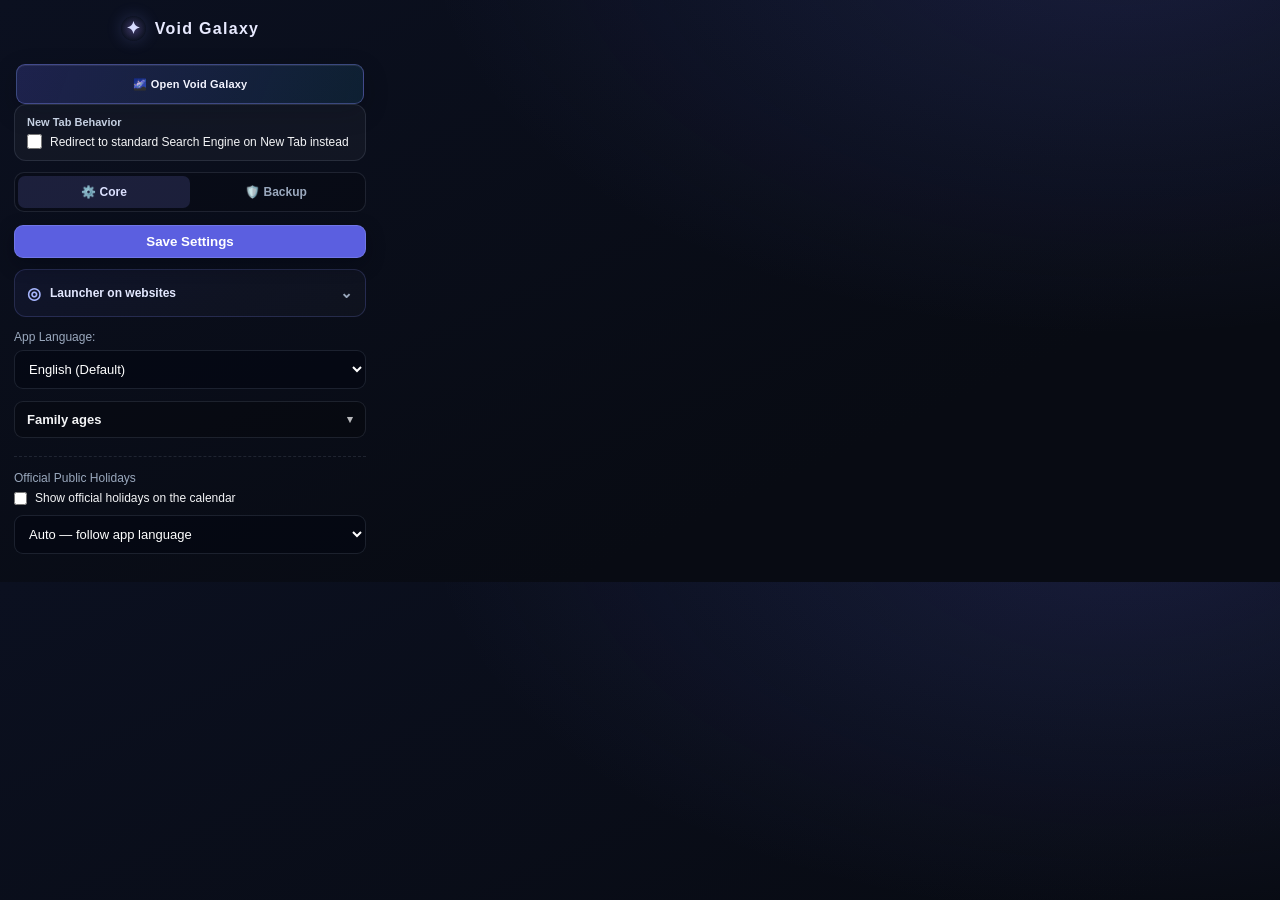
<file: popup.html>
<!DOCTYPE html>
<html lang="en">
<head>
  <meta charset="UTF-8">
  <title>Void Galaxy Settings</title>
  <style>
    :root {
      --bg: #0F0F1B;
      --surface: rgba(255, 255, 255, 0.05);
      --surface-hover: rgba(255, 255, 255, 0.1);
      --primary: #10B981;
      --primary-hover: #34D399;
      --text: #F3F4F6;
      --text-muted: #9CA3AF;
      --border: rgba(255, 255, 255, 0.1);
    }
    body {
      width: 360px;
      margin: 0;
      background: var(--bg);
      color: var(--text);
      font-family: -apple-system, BlinkMacSystemFont, "Segoe UI", Tahoma, sans-serif;
      font-size: 13px;
      direction: ltr;
    }
    body.rtl { direction: rtl; }
    * { box-sizing: border-box; }

    .header { background: rgba(0, 0, 0, 0.2); padding: 16px; text-align: center; border-bottom: 1px solid var(--border); }
    .header h2 { margin: 0; font-size: 16px; color: var(--primary-hover); letter-spacing: 1px; }

    .tabs { display: flex; border-bottom: 1px solid var(--border); }
    .tab-btn { flex: 1; padding: 12px 0; background: transparent; border: none; color: var(--text-muted); cursor: pointer; font-family: inherit; font-weight: 600; font-size: 13px; transition: 0.2s; }
    .tab-btn.active { color: var(--primary); border-bottom: 2px solid var(--primary); background: rgba(16, 185, 129, 0.05); }
    .tab-btn:hover:not(.active) { color: var(--text); background: var(--surface); }

    .tab-content { padding: 16px; display: none; }
    .tab-content.active { display: block; animation: fadeIn 0.3s ease; }
    @keyframes fadeIn { from { opacity: 0; transform: translateY(5px); } to { opacity: 1; transform: translateY(0); } }

    .form-group { margin-bottom: 14px; }
    .form-group label { display: block; margin-bottom: 6px; color: var(--text-muted); font-size: 12px; }
    input, select { width: 100%; padding: 10px; border-radius: 8px; border: 1px solid var(--border); background: rgba(0, 0, 0, 0.4); color: white; font-family: inherit; font-size: 13px; }
    input:focus, select:focus { outline: none; border-color: var(--primary); }
    body.rtl input { text-align: right; }

    .btn { width: 100%; padding: 10px; border-radius: 8px; border: none; cursor: pointer; font-weight: bold; font-family: inherit; transition: 0.2s; }
    .btn-primary { background: linear-gradient(135deg, #34D399, #059669); color: white; }
    .btn-primary:hover { filter: brightness(1.1); }
    .btn-secondary { background: var(--surface); color: white; border: 1px solid var(--border); }
    .btn-secondary:hover { background: var(--surface-hover); }

    .btn-export { background: rgba(16, 185, 129, 0.12); color: #6EE7B7; border: 1px solid rgba(16, 185, 129, 0.4); }
    .btn-export:hover { background: rgba(16, 185, 129, 0.22); }
    .btn-import { background: rgba(245, 158, 11, 0.12); color: #FCD34D; border: 1px solid rgba(245, 158, 11, 0.4); }
    .btn-import:hover { background: rgba(245, 158, 11, 0.22); }
    .btn-voidtab {
      background: rgba(156, 163, 175, 0.08);
      color: #E5E7EB;
      border: 1px solid rgba(156, 163, 175, 0.45);
      margin: 10px 16px 0;
      width: calc(100% - 32px);
      font-size: 12px;
      letter-spacing: 0.3px;
      text-shadow: 0 0 6px rgba(203, 213, 225, 0.85), 0 0 14px rgba(156, 163, 175, 0.5);
      box-shadow: 0 0 8px rgba(156, 163, 175, 0.25), inset 0 0 10px rgba(156, 163, 175, 0.06);
      transition: background 0.25s, border-color 0.25s, box-shadow 0.25s, color 0.25s;
      animation: voidtabPulse 3s ease-in-out infinite;
    }
    .btn-trio-void:hover {
      background: rgba(156, 163, 175, 0.18);
      border-color: rgba(226, 232, 240, 0.8);
      color: #F9FAFB;
      box-shadow: 0 0 16px rgba(203, 213, 225, 0.55), 0 0 30px rgba(156, 163, 175, 0.3);
      animation-play-state: paused;
    }
    @keyframes voidtabPulse {
      0%, 100% { box-shadow: 0 0 8px rgba(156, 163, 175, 0.22), inset 0 0 10px rgba(156, 163, 175, 0.06); }
      50%      { box-shadow: 0 0 15px rgba(156, 163, 175, 0.45), inset 0 0 10px rgba(156, 163, 175, 0.1); }
    }

    .btn-trio {
      flex: 1;
      padding: 8px 4px;
      font-size: 11px;
      font-weight: 600;
      letter-spacing: 0.2px;
      white-space: nowrap;
      display: flex;
      align-items: center;
      justify-content: center;
      gap: 4px;
    }
    .btn-trio-void {
      background: rgba(139, 92, 246, 0.12);
      color: #C4B5FD;
      border: 1px solid rgba(139, 92, 246, 0.4);
    }
    .btn-trio-void:hover { background: rgba(139, 92, 246, 0.22); }
    .btn-trio-home {
      background: rgba(59, 130, 246, 0.12);
      color: #93C5FD;
      border: 1px solid rgba(59, 130, 246, 0.4);
    }
    .btn-trio-home:hover { background: rgba(59, 130, 246, 0.22); }
    .btn-trio-copy {
      background: rgba(16, 185, 129, 0.12);
      color: #6EE7B7;
      border: 1px solid rgba(16, 185, 129, 0.4);
    }
    .btn-trio-copy:hover { background: rgba(16, 185, 129, 0.22); }
    .backup-hint { font-size: 11px; color: var(--text-muted); text-align: center; margin: 4px 0 12px; line-height: 1.6; }

    .backup-list { max-height: 250px; overflow-y: auto; display: flex; flex-direction: column; gap: 8px; margin-top: 12px; padding-right: 4px; }
    .backup-list::-webkit-scrollbar { width: 6px; }
    .backup-list::-webkit-scrollbar-thumb { background: var(--surface-hover); border-radius: 3px; }

    .backup-card { background: rgba(0, 0, 0, 0.3); border: 1px solid var(--border); border-radius: 8px; padding: 10px; display: flex; justify-content: space-between; align-items: center; }
    .backup-info { display: flex; flex-direction: column; gap: 4px; }
    .backup-time { font-size: 11px; font-weight: bold; color: var(--primary-hover); direction: ltr; }
    .backup-count { font-size: 10px; color: var(--text-muted); }

    .btn-restore { background: rgba(59, 130, 246, 0.2); color: #60A5FA; border: 1px solid rgba(59, 130, 246, 0.4); padding: 6px 12px; border-radius: 6px; cursor: pointer; font-size: 11px; font-weight: bold; transition: 0.2s; }
    .btn-restore:hover { background: rgba(59, 130, 246, 0.4); color: white; }

    .toast { position: fixed; bottom: 16px; left: 50%; transform: translateX(-50%) translateY(20px); background: var(--primary); color: white; padding: 8px 16px; border-radius: 20px; font-size: 12px; font-weight: bold; opacity: 0; pointer-events: none; transition: 0.3s; box-shadow: 0 4px 12px rgba(0,0,0,0.5); z-index: 9999; }
    .toast.show { opacity: 1; transform: translateX(-50%) translateY(0); }

    .contact-details { margin-top: 12px; background: rgba(0, 0, 0, 0.2); border: 1px solid var(--border); border-radius: 8px; overflow: hidden; }
    .contact-details summary { padding: 10px 12px; cursor: pointer; font-weight: 600; color: var(--text-muted); user-select: none; outline: none; font-size: 12px; }
    .contact-details summary:hover { color: var(--text); background: var(--surface); }
    .contact-content { padding: 10px 12px; border-top: 1px solid var(--border); font-size: 12px; display: flex; align-items: center; gap: 6px; background: rgba(0,0,0,0.4); }
    .contact-content a { color: var(--primary-hover); text-decoration: none; font-weight: bold; letter-spacing: 0.5px; }
    .contact-content a:hover { text-decoration: underline; color: var(--primary); }

    .quote-select-row { font-size: 16px; }
    .quote-select-row option { font-size: 13px; }
    .vault-live-hint {
      margin-top: 10px; font-size: 11px; text-align: center; min-height: 14px;
      color: var(--primary-hover); font-weight: bold; opacity: 0;
      transition: opacity 0.25s ease;
    }
    .vault-live-hint.show { opacity: 1; }

    .family-ages-section { margin-top: 4px; }
    .family-ages-collapse-btn {
      width: 100%; display: flex; align-items: center; justify-content: space-between; gap: 8px;
      padding: 10px 12px; border-radius: 8px; border: 1px solid var(--border);
      background: rgba(0,0,0,0.22); color: var(--text); font-size: 13px; font-weight: 700;
      font-family: inherit; cursor: pointer; text-align: start;
    }
    .family-ages-collapse-btn:hover { background: rgba(0,0,0,0.32); }
    .family-ages-collapse-btn[aria-expanded="true"] {
      border-color: rgba(16, 185, 129, 0.4); background: rgba(16, 185, 129, 0.08);
    }
    .family-ages-collapse-chevron { font-size: 11px; transition: transform 0.2s ease; opacity: 0.75; flex-shrink: 0; }
    .family-ages-collapse-btn[aria-expanded="true"] .family-ages-collapse-chevron { transform: rotate(180deg); }
    .family-ages-panel {
      margin-top: 8px; padding: 10px; border-radius: 8px; border: 1px solid var(--border);
      background: rgba(0,0,0,0.18); animation: familyPanelIn 0.18s ease;
    }
    @keyframes familyPanelIn {
      from { opacity: 0; transform: translateY(-4px); }
      to { opacity: 1; transform: translateY(0); }
    }
    .family-age-row {
      background: rgba(0,0,0,0.28); border: 1px solid var(--border); border-radius: 8px;
      padding: 8px; display: flex; flex-direction: column; gap: 6px;
    }
    .family-age-row.is-primary {
      border-color: rgba(16, 185, 129, 0.45); box-shadow: 0 0 0 1px rgba(16, 185, 129, 0.12);
    }
    .family-age-row-top { display: flex; gap: 6px; align-items: center; }
    .family-age-row-top input[type="text"] { flex: 1.4; min-width: 0; padding: 7px 8px; font-size: 12px; }
    .family-age-row-dates { display: flex; gap: 6px; direction: ltr; }
    .family-age-row-dates input { flex: 1; min-width: 0; padding: 7px 6px; font-size: 12px; text-align: center; }
    .family-age-row-actions { display: flex; gap: 6px; align-items: center; justify-content: space-between; }
    .family-age-primary-label { display: flex; align-items: center; gap: 6px; font-size: 11px; color: var(--text-muted); cursor: pointer; margin: 0; }
    .family-age-primary-label input { width: auto; margin: 0; }
    .family-age-del {
      background: rgba(239, 68, 68, 0.14); color: #FCA5A5;
      border: 1px solid rgba(239, 68, 68, 0.35); border-radius: 6px;
      padding: 4px 10px; font-size: 11px; font-weight: 700; cursor: pointer; font-family: inherit;
    }
    .family-age-del:hover { background: rgba(239, 68, 68, 0.28); }

    .btn-save-sticky {
      position: sticky;
      top: 0;
      z-index: 10;
      margin-bottom: 14px;
      box-shadow: 0 4px 10px rgba(0,0,0,0.35);
    }
    :root { --bg:#090d18; --surface:rgba(255,255,255,.045); --surface-hover:rgba(255,255,255,.085); --primary:#818cf8; --primary-hover:#a5b4fc; --border:rgba(148,163,184,.16); --text-muted:#9aa8bd; }
    body { width:380px; max-height:600px; overflow-y:auto; color:#edf2ff; background:radial-gradient(ellipse at 88% -12%,rgba(91,104,220,.18),transparent 44%),linear-gradient(155deg,#0b1020,#080b13 72%); scrollbar-color:rgba(148,163,184,.35) transparent; }
    body::-webkit-scrollbar { width:7px; } body::-webkit-scrollbar-thumb { background:rgba(148,163,184,.28); border-radius:8px; }
    .header { padding:16px 14px 13px; background:transparent; border-bottom:0; }
    .header h2 { display:flex; align-items:center; justify-content:center; gap:9px; color:#e8eaff; font-size:16px; letter-spacing:.08em; }
    .header h2::before { content:"✦"; display:grid; place-items:center; width:25px; height:25px; border-radius:50%; color:#d7dcff; font-size:17px; background:radial-gradient(circle,rgba(167,139,250,.32),rgba(30,41,59,.12) 70%); box-shadow:0 0 16px rgba(129,140,248,.2); }
    .btn-trio-void { margin-top:0; min-height:40px; border-radius:10px; border-color:rgba(129,140,248,.38); background:linear-gradient(110deg,rgba(99,102,241,.22),rgba(56,189,248,.1)); color:#f3f4ff; text-shadow:none; box-shadow:inset 0 1px rgba(255,255,255,.08),0 8px 24px rgba(4,7,18,.24); animation:none; }
    .btn-trio-void:hover { background:linear-gradient(110deg,rgba(99,102,241,.32),rgba(56,189,248,.16)); border-color:rgba(165,180,252,.55); box-shadow:0 8px 22px rgba(4,7,18,.3); }
    body > div[style*="margin: 0 16px 10px"] { margin:0 14px 11px !important; padding:11px 12px !important; border-color:var(--border) !important; border-radius:12px !important; background:rgba(255,255,255,.035) !important; }
    #lbl-ntp-mode { color:#c5d0e2 !important; font-size:11px !important; font-weight:700; } #useDefaultNtpCb { width:15px !important; height:15px; accent-color:#818cf8; }
    .tabs { margin:0 14px; border:1px solid var(--border); border-radius:10px; padding:3px; background:rgba(0,0,0,.16); }
    .tab-btn { padding:9px 0; border:0; border-radius:7px; font-size:12px; } .tab-btn.active { color:#dce1ff; border:0; background:rgba(129,140,248,.16); }
    .tab-content { padding:13px 14px 16px; } .btn { border-radius:9px; transition:background .16s ease,border-color .16s ease,transform .16s ease; }
    .btn:focus-visible,.tab-btn:focus-visible,summary:focus-visible,select:focus-visible { outline:2px solid #a5b4fc; outline-offset:2px; }
    .btn-save-sticky { top:0; margin:0 0 11px; padding:8px 12px; border:1px solid rgba(165,180,252,.28); background:rgba(99,102,241,.92); box-shadow:0 6px 18px rgba(3,6,18,.42); }
    .site-settings { overflow:hidden; margin-bottom:13px; border:1px solid rgba(129,140,248,.2); border-radius:12px; background:linear-gradient(145deg,rgba(99,102,241,.07),rgba(255,255,255,.025)); }
    .site-settings > summary { min-height:46px; padding:11px 12px; display:flex; align-items:center; gap:9px; list-style:none; cursor:pointer; color:#e3e8ff; font-size:12px; font-weight:700; }
    .site-settings > summary::-webkit-details-marker { display:none; } .site-settings > summary:hover { background:rgba(255,255,255,.035); }
    .site-settings-icon { color:#a5b4fc; font-size:16px; } .summary-chevron { margin-inline-start:auto; color:#9aa8bd; font-size:15px; transition:transform .18s ease; }
    .site-settings[open] .summary-chevron { transform:rotate(180deg); } .site-settings-body { padding:0 11px 11px; border-top:1px solid rgba(148,163,184,.1); }
    .site-setting-group { margin-top:10px !important; padding:10px !important; border:1px solid rgba(148,163,184,.12) !important; border-radius:10px !important; background:rgba(3,7,18,.28) !important; }
    .site-mode-label,.orb-setting > label { display:block; margin-bottom:7px; color:#c5d0e2; font-size:11px; font-weight:700; }
    .site-setting-group select { padding:9px 10px; border-radius:8px; background:#111827; } #launcherModeHint { margin-top:7px; color:var(--text-muted); font-size:11px; line-height:1.5; }
    #launcherSiteRow { margin-top:10px !important; padding-top:9px; border-top:1px solid var(--border) !important; }
    #launcherSiteState,#musicOrbSiteState { margin-bottom:8px; color:#d8e0ef; font-size:11px; line-height:1.45; }
    #launcherSiteToggle,.orb-setting .btn { min-height:34px; padding:7px 9px; font-size:11px; } .orb-setting > div[style*="display:flex"] { display:flex; gap:7px !important; } .orb-setting .btn { flex:1; }
    #launcherControls { margin-top:10px; } .form-group { margin-bottom:12px; } input,select { border-radius:9px; background:rgba(3,7,18,.55); }
    .family-ages-collapse-btn { border-radius:9px; } .backup-list,.backup-card,.contact-details { border-radius:10px; } .btn-export,.btn-import { min-height:39px; }
    @media (prefers-reduced-motion:reduce) { *,*::before,*::after { animation-duration:.01ms !important; transition-duration:.01ms !important; } }
  </style>
</head>
<body>

  <div class="header">
    <h2>Void Galaxy</h2>
  </div>

  <div style="margin: 10px 16px 0;">
    <button id="createVoidTabBtn" class="btn btn-trio btn-trio-void" title="Open Void Galaxy">🌌 <span id="lbl-create-void-tab">Open Void Galaxy</span></button>
  </div>

  <div style="margin: 0 16px 10px; padding: 10px 12px; background: rgba(0,0,0,0.2); border: 1px solid var(--border); border-radius: 8px;">
    <label id="lbl-ntp-mode" style="display:block; margin-bottom:6px; font-size:12px; color: var(--text-muted);">New Tab Behavior</label>
    <label style="display:flex; align-items:center; gap:8px; cursor:pointer; font-size:12px; color: var(--text);">
      <input type="checkbox" id="useDefaultNtpCb" style="width:auto; margin:0;">
      <span id="lbl-use-default-ntp">Redirect to standard Search Engine on New Tab instead</span>
    </label>
  </div>

  <div class="tabs">
    <button class="tab-btn active" data-target="core" id="tab-core">⚙️ Core</button>
    <button class="tab-btn" data-target="backup" id="tab-backup">🛡️ Backup</button>
  </div>

  <div id="core" class="tab-content active">

    <button id="saveSettingsBtn" class="btn btn-primary btn-save-sticky">Save Settings</button>

    <details class="site-settings">
      <summary>
        <span class="site-settings-icon" aria-hidden="true">◎</span>
        <span id="lbl-launcher-mode">Launcher on websites</span>
        <span class="summary-chevron" aria-hidden="true">⌄</span>
      </summary>
      <div class="site-settings-body">
    <div id="launcherControls" style="display: none; gap: 8px; margin-bottom: 10px;">
      <button id="showOnPageBtn" class="btn btn-secondary" style="flex: 1; border-color: rgba(52, 211, 153, 0.4); color: #A7F3D0;">Show (Reset)</button>
      <button id="hideOnPageBtn" class="btn btn-secondary" style="flex: 1; border-color: rgba(239, 68, 68, 0.4); color: #FCA5A5;">Hide</button>
    </div>

    <div id="launcherModeBox" class="site-setting-group">
      
      <select id="launcherModeSelect" aria-labelledby="lbl-launcher-mode" disabled>
        <option value="off">Hidden on all sites (default)</option>
        <option value="all">Show on all sites</option>
        <option value="selected">Show only on chosen sites</option>
      </select>
      <div id="launcherModeHint" aria-live="polite" style="font-size:11px; color: var(--text-muted); margin-top:6px; line-height:1.5;"></div>
      <div id="launcherSiteRow" style="display:none; margin-top:10px; padding-top:10px; border-top: 1px solid var(--border);">
        <div id="launcherSiteState" aria-live="polite" style="font-size:12px; color: var(--text); margin-bottom:8px;">…</div>
        <button id="launcherSiteToggle" type="button" class="btn btn-secondary" style="width:100%;" disabled>Show on this site</button>
      </div>
    </div>

    <div class="site-setting-group orb-setting">
      <label id="lbl-music-orb-site" style="display:block; margin-bottom:4px; font-size:12px; color: var(--text-muted);">Music Orb on this site</label>
      <div id="musicOrbSiteState" aria-live="polite" style="font-size:12px; color: var(--text); margin-bottom:8px;">…</div>
      <div style="display:flex; gap:8px;">
        <button id="musicOrbSiteShow" type="button" class="btn btn-secondary" style="flex:1; border-color: rgba(52, 211, 153, 0.4); color: #A7F3D0;" disabled>Show orb</button>
        <button id="musicOrbSiteHide" type="button" class="btn btn-secondary" style="flex:1; border-color: rgba(239, 68, 68, 0.4); color: #FCA5A5;" disabled>Hide orb</button>
      </div>
    </div>
      </div>
    </details>

    <div class="form-group">
      <label id="lbl-language">App Language:</label>
      <select id="appLanguage">
        <option value="en">English (Default)</option>
        <option value="fa">فارسی (Persian)</option>
        <option value="ar">العربية (Arabic)</option>
        <option value="es">Español (Spanish)</option>
        <option value="de">Deutsch (German)</option>
        <option value="fr">Français (French)</option>
        <option value="ja">日本語 (Japanese)</option>
        <option value="ru">Русский (Russian)</option>
        <option value="tr">Türkçe (Turkish)</option>
        <option value="zh-Hans">简体中文 (Chinese Simplified)</option>
        <option value="zh-Hant">繁體中文 (Chinese Traditional)</option>
        <option value="pt-BR">Português (Brasil)</option>
      </select>
    </div>

    <div class="form-group family-ages-section">
      <button type="button" id="family-ages-collapse-btn" class="family-ages-collapse-btn" aria-expanded="false">
        <span id="lbl-birth">Family ages</span>
        <span class="family-ages-collapse-chevron" aria-hidden="true">▾</span>
      </button>
      <div id="family-ages-panel" class="family-ages-panel" hidden>
        <div id="birth-date-hint" style="font-size:11px; color: var(--text-muted); margin-bottom:8px; line-height:1.5;"></div>
        <div id="family-ages-list" style="display:flex; flex-direction:column; gap:8px;"></div>
        <button type="button" id="family-age-add-btn" class="btn btn-secondary" style="margin-top:8px; width:100%; font-size:12px;">+ Add person</button>
        <div id="family-ages-autosave-hint" style="font-size:10px; color: var(--text-muted); margin-top:6px; opacity:0.85;"></div>
      </div>
      <input type="hidden" id="userBirthYear" value="">
    </div>

    <div class="form-group" style="margin-top: 18px; padding-top: 14px; border-top: 1px dashed var(--border);">
      <label id="lbl-holidays-title">Official Public Holidays</label>
      <label style="display:flex; align-items:center; gap:8px; margin: 6px 0 10px; cursor:pointer; font-size:12px; color: var(--text);">
        <input type="checkbox" id="holidaysEnabledCb" style="width:auto; margin:0;">
        <span id="lbl-holidays-enable">Show official holidays on the calendar</span>
      </label>
      <select id="holidayRegionSelect">
        <option value="auto" id="opt-holiday-auto">Auto — follow app language</option>
        <option value="IR" id="opt-holiday-ir">Iran (offline, curated list)</option>
        <option value="custom" id="opt-holiday-custom">Other country (enter code)</option>
      </select>
      <input type="text" id="holidayCustomCountry" maxlength="2" placeholder="e.g. US, DE, GB" style="margin-top:8px; display:none; text-transform:uppercase;">
      <div id="holiday-region-hint" style="font-size:11px; color: var(--text-muted); margin-top:6px; line-height:1.6;"></div>
    </div>

  </div>

  <div id="backup" class="tab-content">
    <div style="display: flex; gap: 8px; margin-bottom: 8px; flex-direction: column;">
      <button id="exportJsonBtn" class="btn btn-export" style="flex: 1;">📤 Export Backup (JSON)</button>
      <button id="importJsonBtn" class="btn btn-import" style="flex: 1;">📥 Import Backup (Restore)</button>
      <input type="file" id="fileInput" accept=".json" hidden>
    </div>
    <div class="backup-hint" id="backup-hint">🟢 Export saves everything — bookmarks, todos, calendar events &amp; marks, settings, notepad, frequent links &nbsp;·&nbsp; 🟠 Import restores it all from a file</div>

    <!-- Iran calendar occasions — visible only when app language is Persian (fa) -->
    <div id="iran-holidays-section" style="display:none; margin-top: 16px; padding-top: 14px; border-top: 1px dashed var(--border);">
      <div style="font-size: 12px; font-weight: 600; margin-bottom: 6px;" id="lbl-iran-holidays-title">🇮🇷 مناسبت‌های تقویم ایران</div>
      <div class="backup-hint" id="iran-holidays-hint" style="margin-top:0; margin-bottom:10px;">
        فایل JSON را <b>ذخیره</b> کنید، در صورت نیاز ویرایش کنید، سپس با <b>بارگذاری</b> جایگزین کنید.
        دکمهٔ «حذف تغییرات» فقط وقتی فعال است که قبلاً فایلی بارگذاری کرده باشید.
      </div>
      <div style="display: flex; gap: 8px; flex-direction: column;">
        <button type="button" id="exportIranHolidaysBtn" class="btn btn-export" style="flex: 1;">💾 ذخیرهٔ فایل مناسبت‌ها (JSON)</button>
        <button type="button" id="importIranHolidaysBtn" class="btn btn-import" style="flex: 1;">📂 بارگذاری فایل مناسبت‌ها</button>
        <button type="button" id="resetIranHolidaysBtn" class="btn" style="flex: 1; background: rgba(148,163,184,0.12); color: #94a3b8; border: 1px solid rgba(148,163,184,0.35); opacity: 0.55;" disabled title="فقط پس از بارگذاری یک فایل سفارشی فعال می‌شود">🗑️ حذف تغییرات (بازگشت به فهرست اصلی)</button>
        <input type="file" id="iranHolidaysFileInput" accept=".json,application/json" hidden>
      </div>
      <div id="iran-holidays-status" style="font-size: 11px; color: var(--text-muted); margin-top: 8px; line-height: 1.5;"></div>
    </div>

    <!-- بخش Contact Us (انتقال یافته به Backup) -->
    <div style="margin-top: 16px; padding-top: 16px; border-top: 1px dashed var(--border);">
      <details class="contact-details">
        <summary id="lbl-contact-title">✉︎ Contact Us</summary>
        <div class="contact-content">
          <span id="lbl-contact-email">Email:</span>
          <a href="mailto:minoodar@gmail.com" dir="ltr">minoodar@gmail.com</a>
        </div>
      </details>
    </div>
  </div>

  <div id="toast" class="toast">Saved!</div>

  <script src="popup.js"></script>
</body>
</html>
</file>
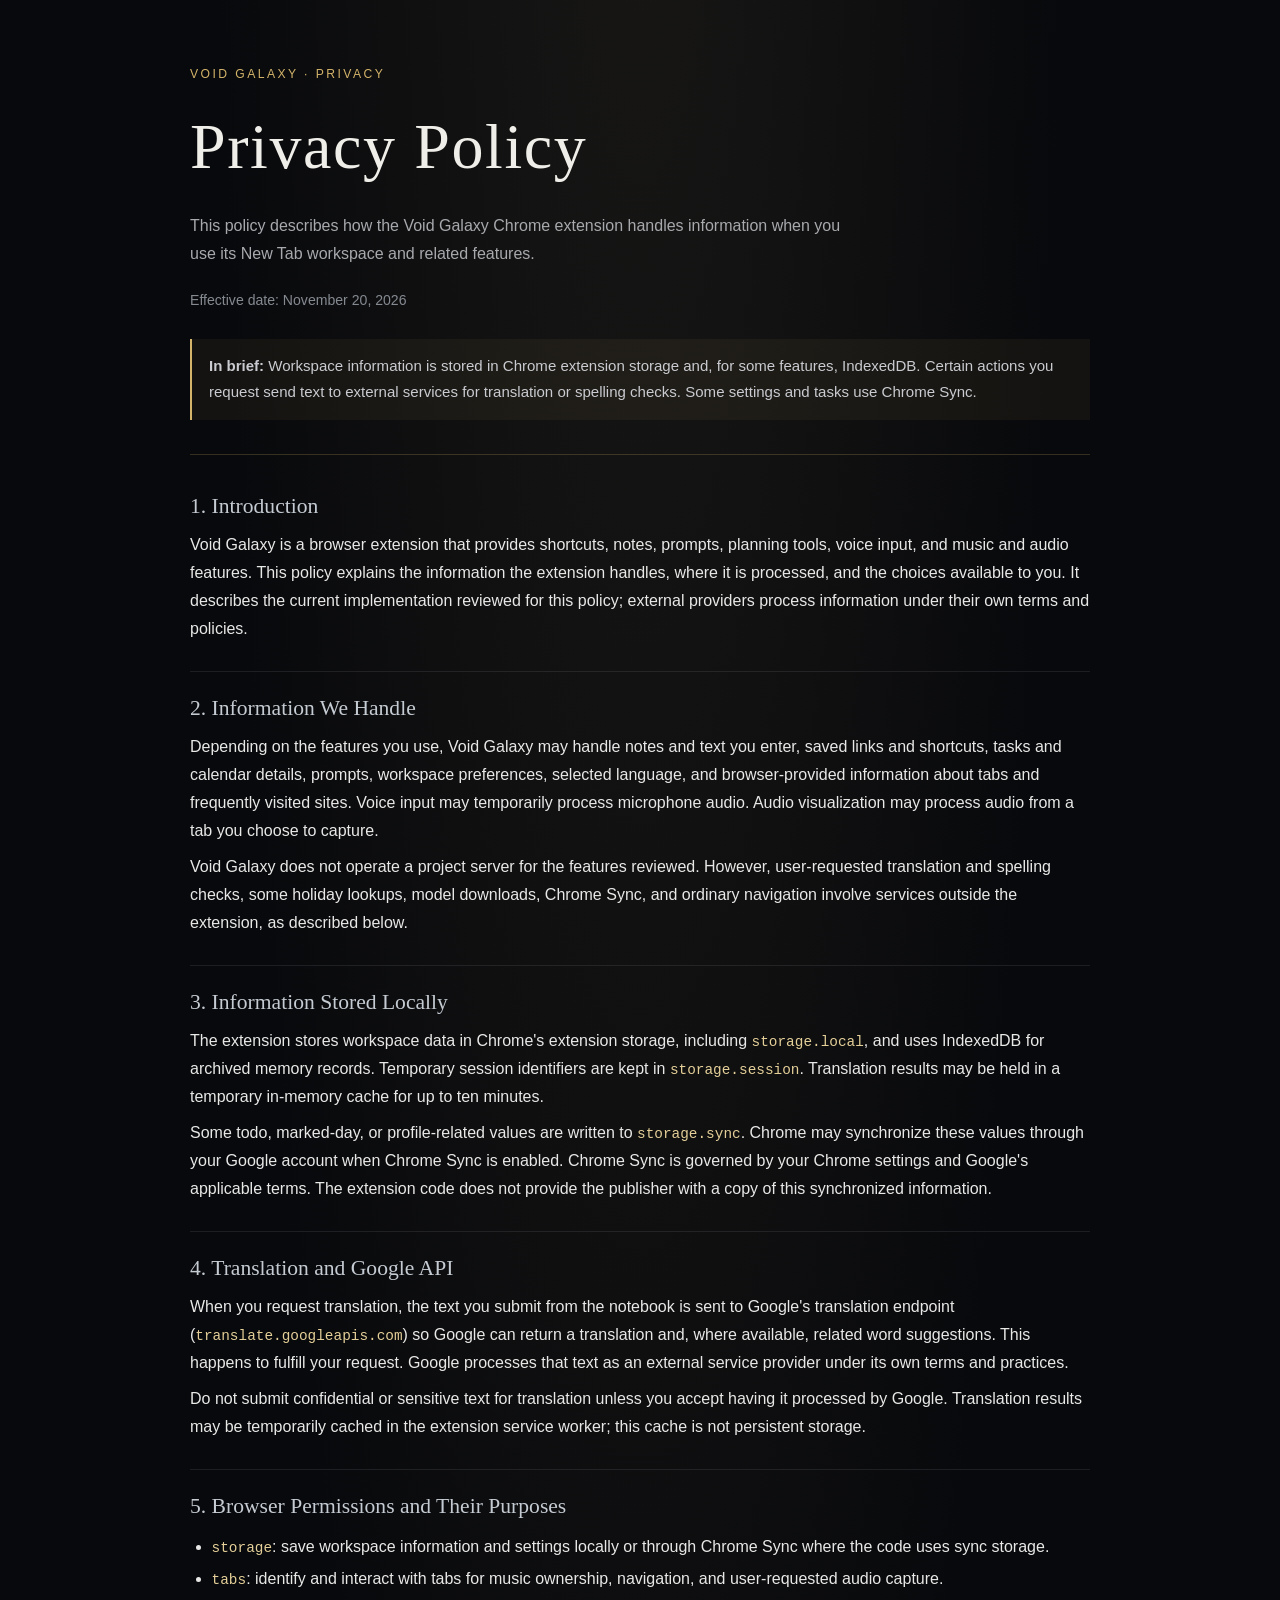
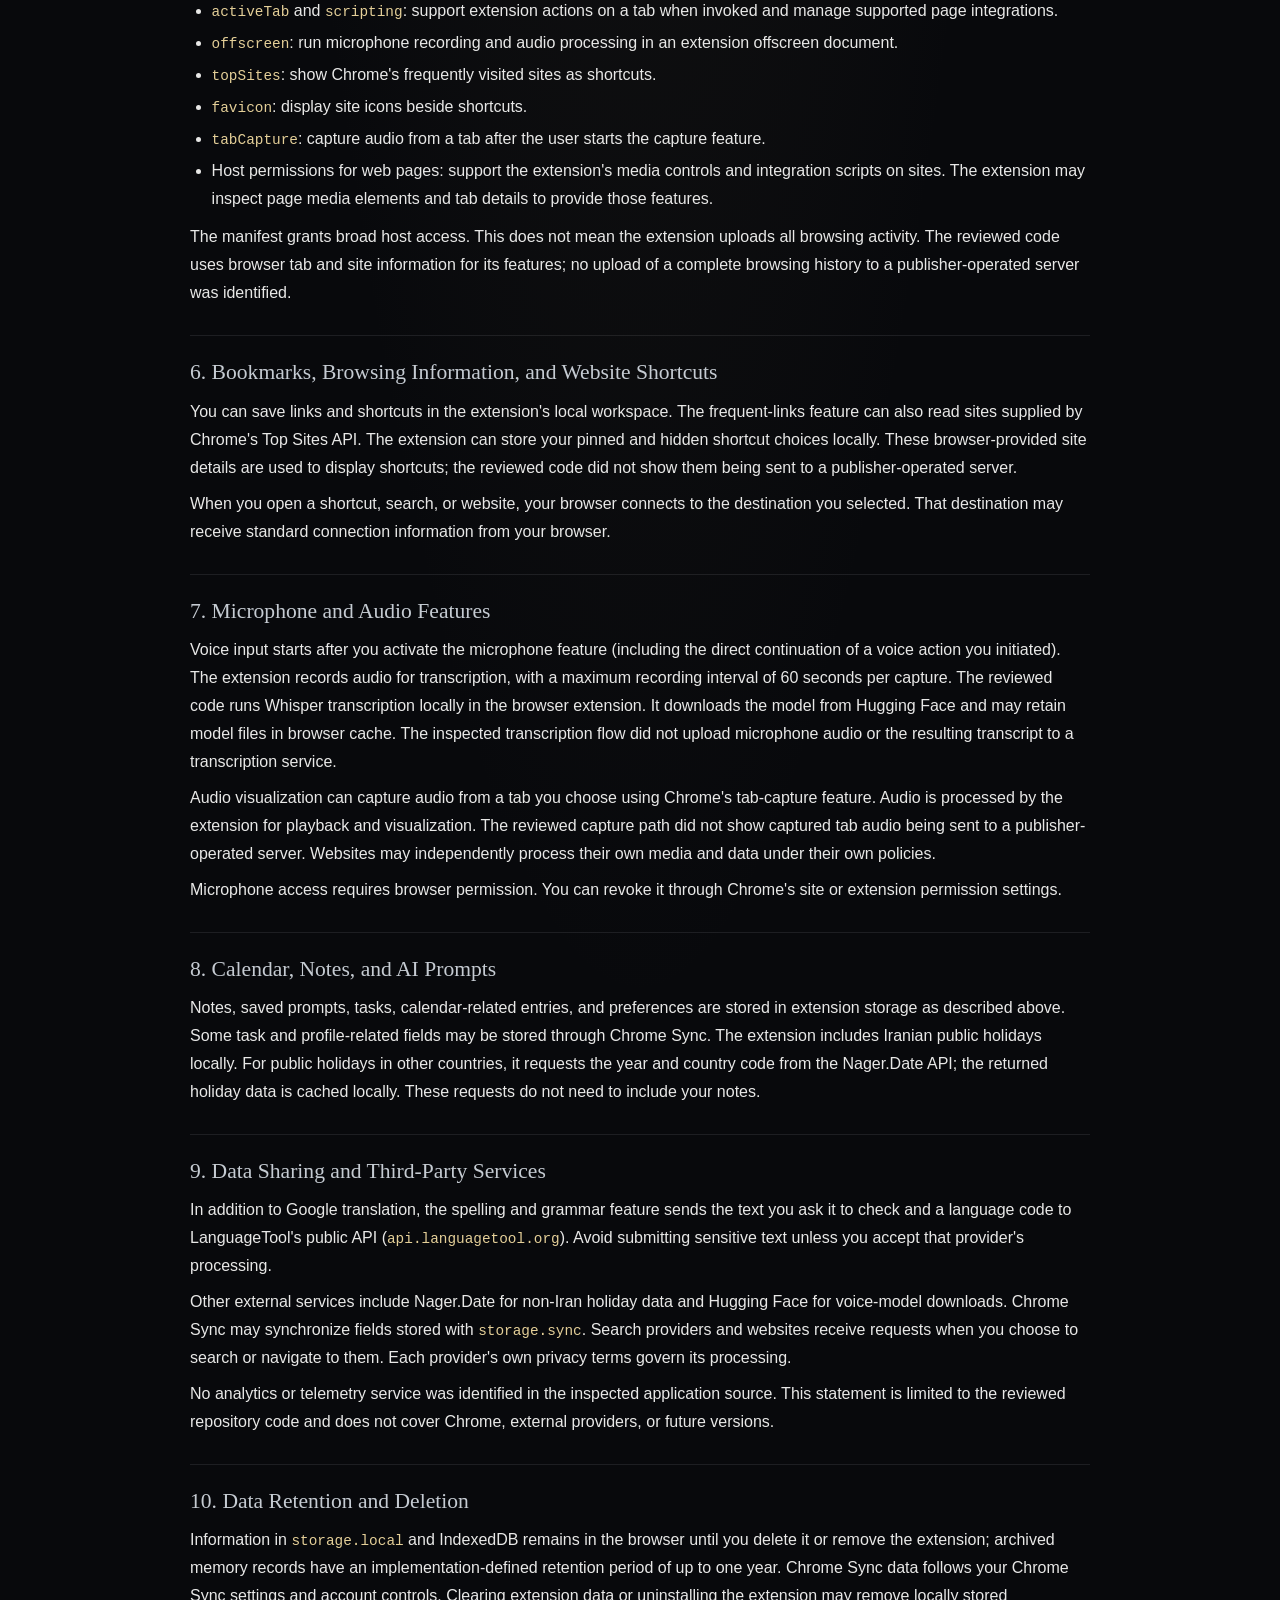
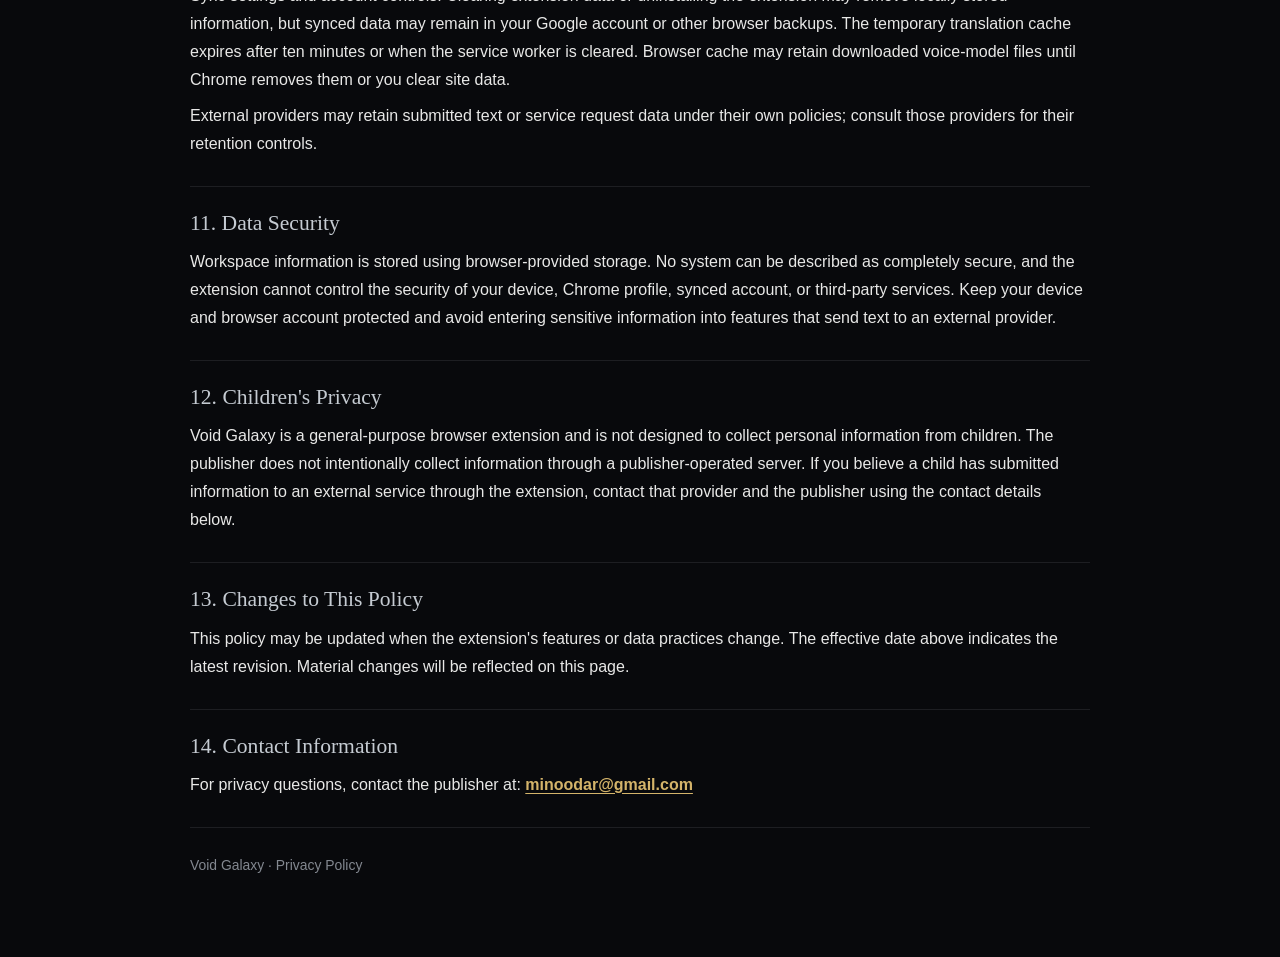
<file: privacy-policy.html>
<!doctype html>
<html lang="en">
<head>
  <meta charset="utf-8">
  <meta name="viewport" content="width=device-width, initial-scale=1">
  <meta name="color-scheme" content="dark">
  <meta name="theme-color" content="#08090c">
  <meta name="description" content="Privacy Policy for the Void Galaxy Chrome extension.">
  <title>Privacy Policy — Void Galaxy</title>
  <style>
    :root { color-scheme: dark; --bg:#08090c; --panel:#101216; --text:#e8e8e7; --muted:#a7a9ad; --gold:#d4b46a; --silver:#c5cbd2; --line:rgba(212,180,106,.22); }
    * { box-sizing:border-box; }
    html { scroll-behavior:smooth; }
    body { margin:0; background:radial-gradient(ellipse at 50% -15%,rgba(101,90,67,.19),transparent 48%),var(--bg); color:var(--text); font:16px/1.75 "Segoe UI",Arial,sans-serif; }
    a { color:var(--gold); text-underline-offset:3px; }
    a:hover { color:#f0d894; }
    a:focus-visible { outline:2px solid var(--gold); outline-offset:4px; border-radius:2px; }
    .shell { width:min(100% - 36px,900px); margin:0 auto; padding:64px 0 80px; }
    header { padding:0 0 34px; border-bottom:1px solid var(--line); }
    .eyebrow { color:var(--gold); font-size:.76rem; letter-spacing:.2em; text-transform:uppercase; }
    h1 { margin:.35rem 0 .6rem; font-family:Georgia,"Times New Roman",serif; font-weight:400; font-size:clamp(2.4rem,7vw,4rem); letter-spacing:.025em; color:#f0eee8; }
    .intro { color:var(--muted); max-width:680px; margin:0; }
    .updated { color:#858a91; font-size:.88rem; margin-top:1.25rem; }
    .notice { margin:26px 0 0; padding:14px 17px; border-left:2px solid var(--gold); background:rgba(212,180,106,.06); color:#c9cbd0; font-size:.94rem; }
    main { padding-top:15px; }
    section { padding:22px 0 20px; border-bottom:1px solid rgba(197,203,210,.11); }
    h2 { margin:0 0 10px; color:var(--silver); font:400 1.35rem/1.35 Georgia,"Times New Roman",serif; }
    p { margin:8px 0; }
    ul { margin:8px 0; padding-left:1.35rem; }
    li { padding:2px 0; }
    code { color:#e4cf98; font: .9em ui-monospace,Consolas,monospace; overflow-wrap:anywhere; }
    .muted { color:var(--muted); }
    .contact { color:var(--gold); font-weight:600; }
    footer { padding-top:25px; color:#838890; font-size:.87rem; }
    @media (max-width:600px) { .shell { width:min(100% - 28px,900px); padding:42px 0 56px; } body { font-size:15px; } section { padding:19px 0; } }
    @media (prefers-reduced-motion:reduce) { html { scroll-behavior:auto; } }
  </style>
</head>
<body>
  <div class="shell">
    <header>
      <div class="eyebrow">Void Galaxy · Privacy</div>
      <h1>Privacy Policy</h1>
      <p class="intro">This policy describes how the Void Galaxy Chrome extension handles information when you use its New Tab workspace and related features.</p>
      <p class="updated">Effective date: November 20, 2026</p>
      <p class="notice"><strong>In brief:</strong> Workspace information is stored in Chrome extension storage and, for some features, IndexedDB. Certain actions you request send text to external services for translation or spelling checks. Some settings and tasks use Chrome Sync.</p>
    </header>
    <main>
      <section><h2>1. Introduction</h2><p>Void Galaxy is a browser extension that provides shortcuts, notes, prompts, planning tools, voice input, and music and audio features. This policy explains the information the extension handles, where it is processed, and the choices available to you. It describes the current implementation reviewed for this policy; external providers process information under their own terms and policies.</p></section>
      <section><h2>2. Information We Handle</h2><p>Depending on the features you use, Void Galaxy may handle notes and text you enter, saved links and shortcuts, tasks and calendar details, prompts, workspace preferences, selected language, and browser-provided information about tabs and frequently visited sites. Voice input may temporarily process microphone audio. Audio visualization may process audio from a tab you choose to capture.</p><p>Void Galaxy does not operate a project server for the features reviewed. However, user-requested translation and spelling checks, some holiday lookups, model downloads, Chrome Sync, and ordinary navigation involve services outside the extension, as described below.</p></section>
      <section><h2>3. Information Stored Locally</h2><p>The extension stores workspace data in Chrome's extension storage, including <code>storage.local</code>, and uses IndexedDB for archived memory records. Temporary session identifiers are kept in <code>storage.session</code>. Translation results may be held in a temporary in-memory cache for up to ten minutes.</p><p>Some todo, marked-day, or profile-related values are written to <code>storage.sync</code>. Chrome may synchronize these values through your Google account when Chrome Sync is enabled. Chrome Sync is governed by your Chrome settings and Google's applicable terms. The extension code does not provide the publisher with a copy of this synchronized information.</p></section>
      <section><h2>4. Translation and Google API</h2><p>When you request translation, the text you submit from the notebook is sent to Google's translation endpoint (<code>translate.googleapis.com</code>) so Google can return a translation and, where available, related word suggestions. This happens to fulfill your request. Google processes that text as an external service provider under its own terms and practices.</p><p>Do not submit confidential or sensitive text for translation unless you accept having it processed by Google. Translation results may be temporarily cached in the extension service worker; this cache is not persistent storage.</p></section>
      <section><h2>5. Browser Permissions and Their Purposes</h2><ul>
        <li><code>storage</code>: save workspace information and settings locally or through Chrome Sync where the code uses sync storage.</li>
        <li><code>tabs</code>: identify and interact with tabs for music ownership, navigation, and user-requested audio capture.</li>
        <li><code>activeTab</code> and <code>scripting</code>: support extension actions on a tab when invoked and manage supported page integrations.</li>
        <li><code>offscreen</code>: run microphone recording and audio processing in an extension offscreen document.</li>
        <li><code>topSites</code>: show Chrome's frequently visited sites as shortcuts.</li>
        <li><code>favicon</code>: display site icons beside shortcuts.</li>
        <li><code>tabCapture</code>: capture audio from a tab after the user starts the capture feature.</li>
        <li>Host permissions for web pages: support the extension's media controls and integration scripts on sites. The extension may inspect page media elements and tab details to provide those features.</li>
      </ul><p>The manifest grants broad host access. This does not mean the extension uploads all browsing activity. The reviewed code uses browser tab and site information for its features; no upload of a complete browsing history to a publisher-operated server was identified.</p></section>
      <section><h2>6. Bookmarks, Browsing Information, and Website Shortcuts</h2><p>You can save links and shortcuts in the extension's local workspace. The frequent-links feature can also read sites supplied by Chrome's Top Sites API. The extension can store your pinned and hidden shortcut choices locally. These browser-provided site details are used to display shortcuts; the reviewed code did not show them being sent to a publisher-operated server.</p><p>When you open a shortcut, search, or website, your browser connects to the destination you selected. That destination may receive standard connection information from your browser.</p></section>
      <section><h2>7. Microphone and Audio Features</h2><p>Voice input starts after you activate the microphone feature (including the direct continuation of a voice action you initiated). The extension records audio for transcription, with a maximum recording interval of 60 seconds per capture. The reviewed code runs Whisper transcription locally in the browser extension. It downloads the model from Hugging Face and may retain model files in browser cache. The inspected transcription flow did not upload microphone audio or the resulting transcript to a transcription service.</p><p>Audio visualization can capture audio from a tab you choose using Chrome's tab-capture feature. Audio is processed by the extension for playback and visualization. The reviewed capture path did not show captured tab audio being sent to a publisher-operated server. Websites may independently process their own media and data under their own policies.</p><p>Microphone access requires browser permission. You can revoke it through Chrome's site or extension permission settings.</p></section>
      <section><h2>8. Calendar, Notes, and AI Prompts</h2><p>Notes, saved prompts, tasks, calendar-related entries, and preferences are stored in extension storage as described above. Some task and profile-related fields may be stored through Chrome Sync. The extension includes Iranian public holidays locally. For public holidays in other countries, it requests the year and country code from the Nager.Date API; the returned holiday data is cached locally. These requests do not need to include your notes.</p></section>
      <section><h2>9. Data Sharing and Third-Party Services</h2><p>In addition to Google translation, the spelling and grammar feature sends the text you ask it to check and a language code to LanguageTool's public API (<code>api.languagetool.org</code>). Avoid submitting sensitive text unless you accept that provider's processing.</p><p>Other external services include Nager.Date for non-Iran holiday data and Hugging Face for voice-model downloads. Chrome Sync may synchronize fields stored with <code>storage.sync</code>. Search providers and websites receive requests when you choose to search or navigate to them. Each provider's own privacy terms govern its processing.</p><p>No analytics or telemetry service was identified in the inspected application source. This statement is limited to the reviewed repository code and does not cover Chrome, external providers, or future versions.</p></section>
      <section><h2>10. Data Retention and Deletion</h2><p>Information in <code>storage.local</code> and IndexedDB remains in the browser until you delete it or remove the extension; archived memory records have an implementation-defined retention period of up to one year. Chrome Sync data follows your Chrome Sync settings and account controls. Clearing extension data or uninstalling the extension may remove locally stored information, but synced data may remain in your Google account or other browser backups. The temporary translation cache expires after ten minutes or when the service worker is cleared. Browser cache may retain downloaded voice-model files until Chrome removes them or you clear site data.</p><p>External providers may retain submitted text or service request data under their own policies; consult those providers for their retention controls.</p></section>
      <section><h2>11. Data Security</h2><p>Workspace information is stored using browser-provided storage. No system can be described as completely secure, and the extension cannot control the security of your device, Chrome profile, synced account, or third-party services. Keep your device and browser account protected and avoid entering sensitive information into features that send text to an external provider.</p></section>
      <section><h2>12. Children's Privacy</h2><p>Void Galaxy is a general-purpose browser extension and is not designed to collect personal information from children. The publisher does not intentionally collect information through a publisher-operated server. If you believe a child has submitted information to an external service through the extension, contact that provider and the publisher using the contact details below.</p></section>
      <section><h2>13. Changes to This Policy</h2><p>This policy may be updated when the extension's features or data practices change. The effective date above indicates the latest revision. Material changes will be reflected on this page.</p></section>
      <section><h2>14. Contact Information</h2><p>For privacy questions, contact the publisher at: <a class="contact" href="mailto:minoodar@gmail.com">minoodar@gmail.com</a></p></section>
    </main>
    <footer>Void Galaxy · Privacy Policy</footer>
  </div>
</body>
</html>
</file>
